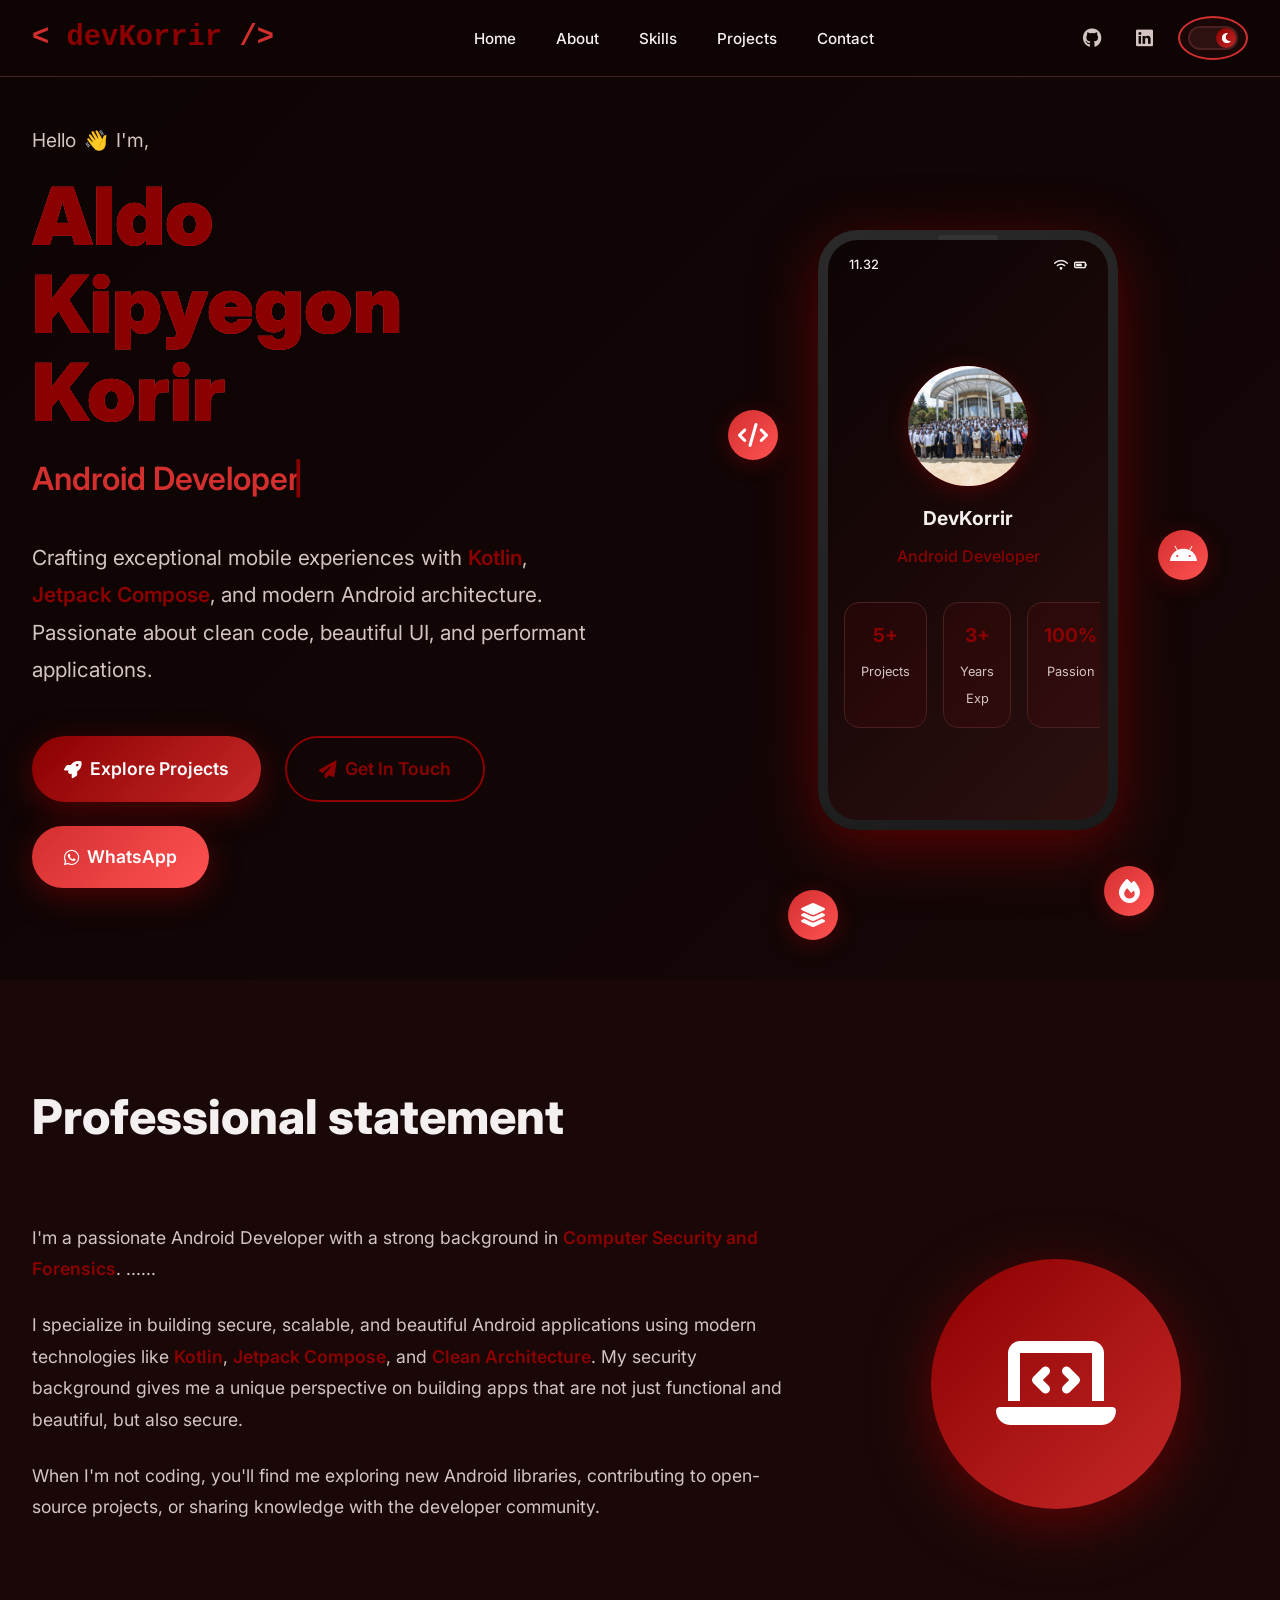
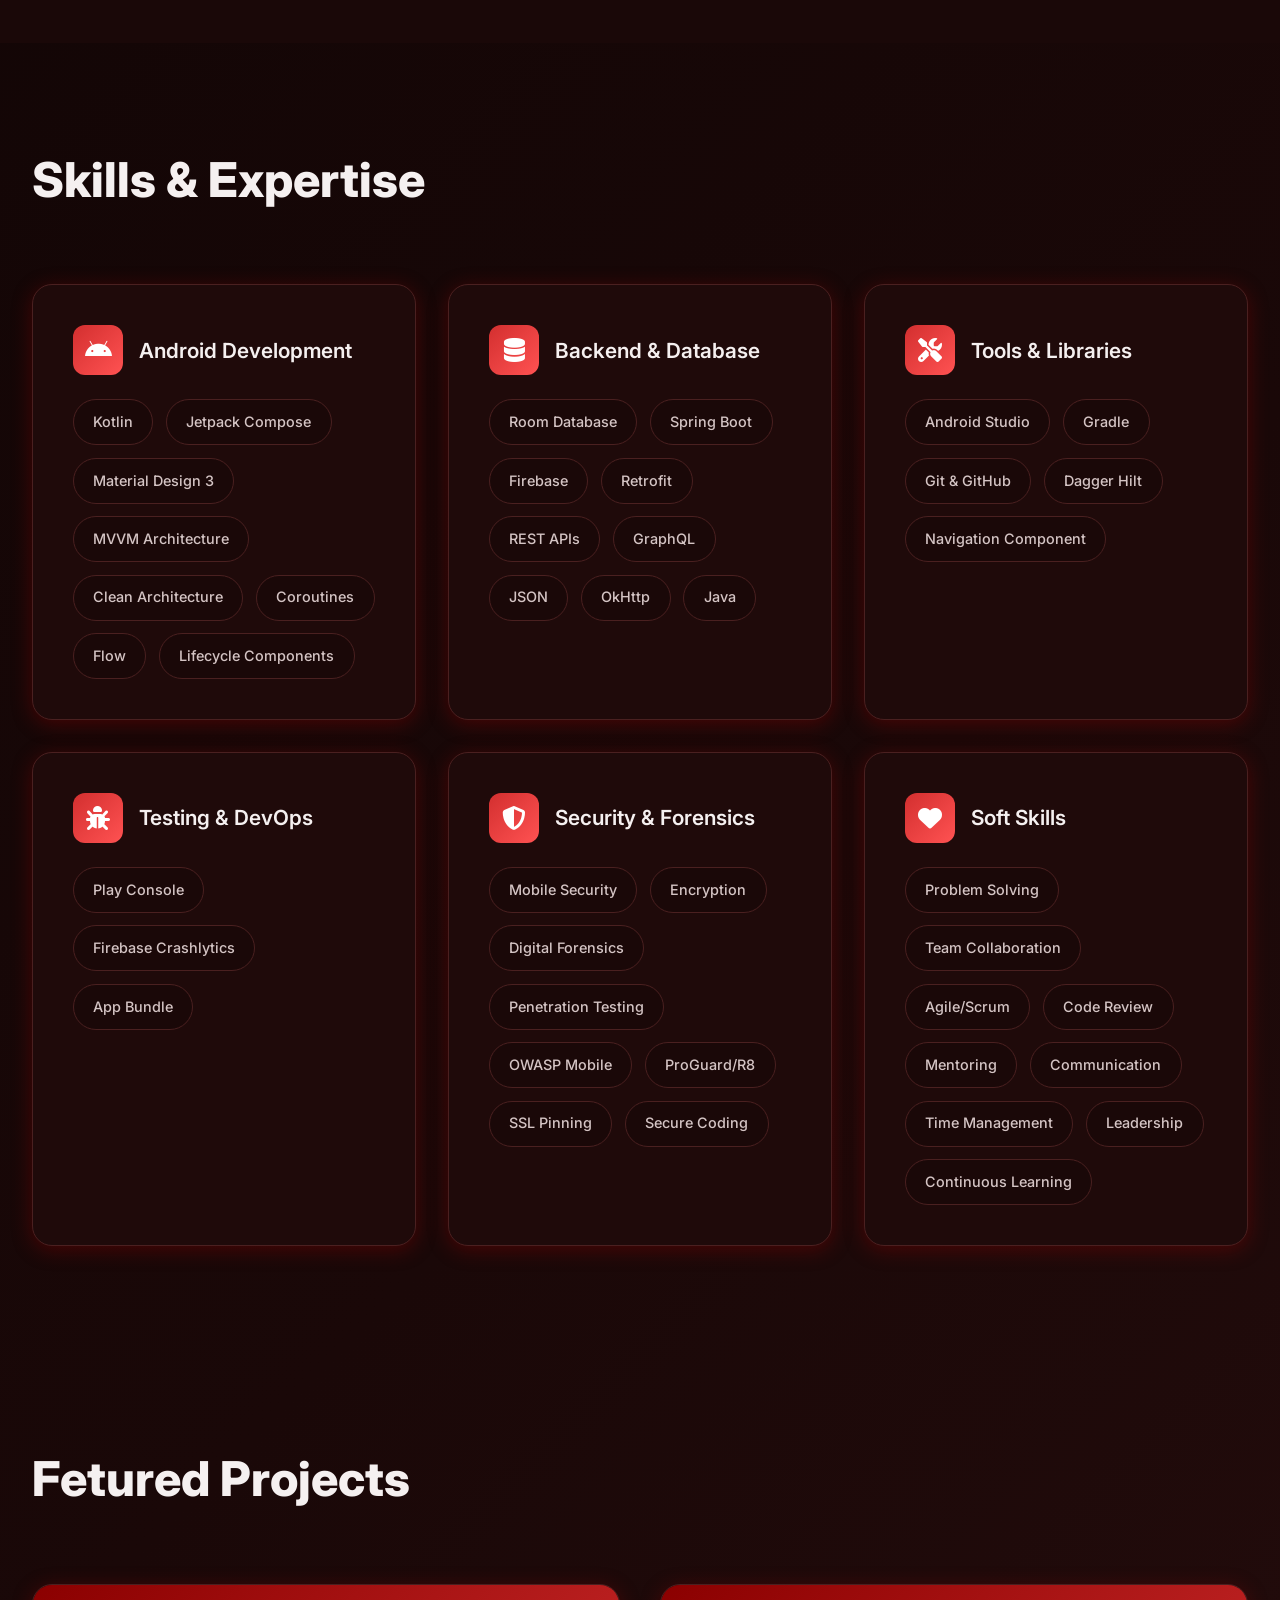
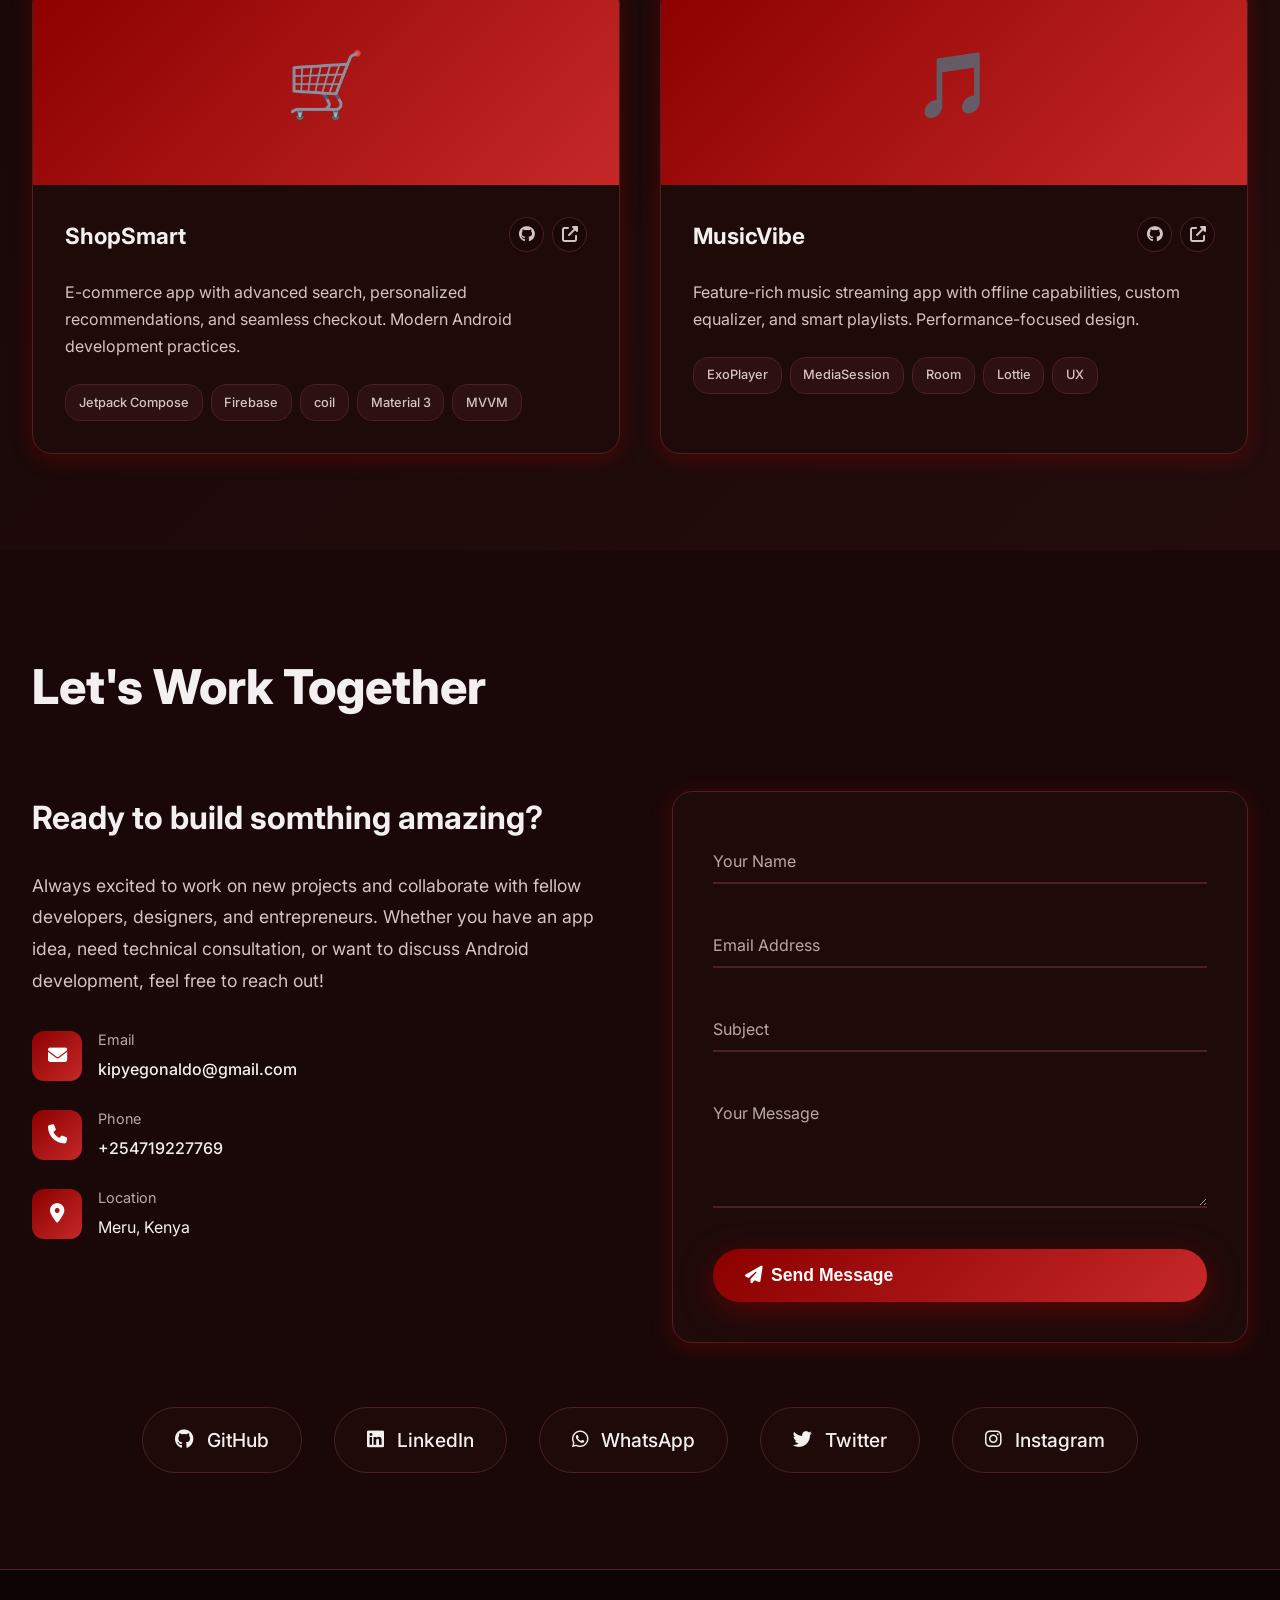
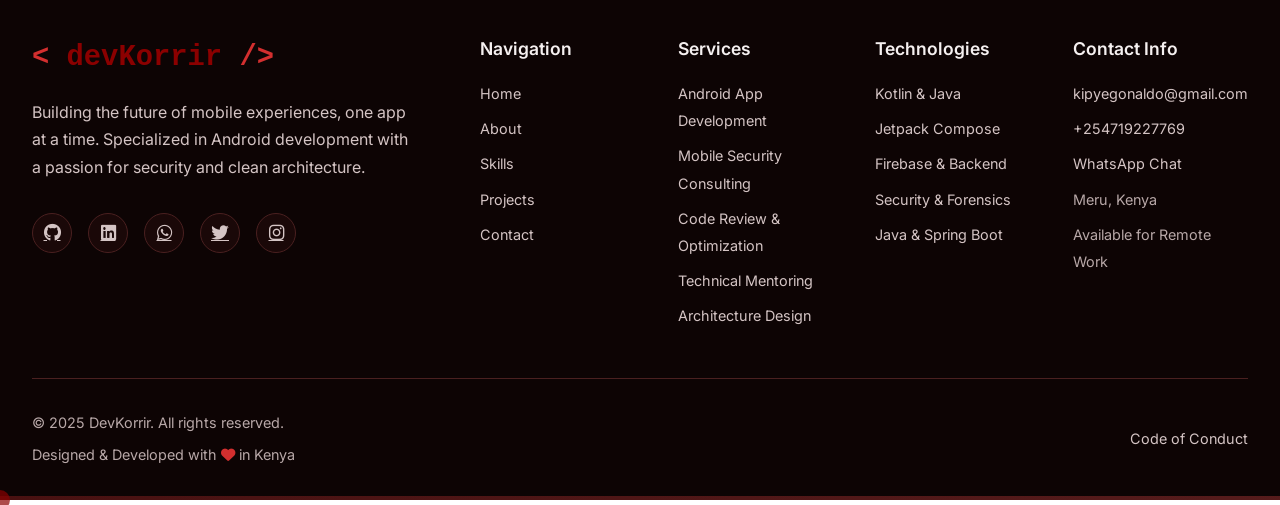
<file: html/index.html>
<!DOCTYPE html>
<html lang="en">
<head>
    <meta charset="UTF-8">
    <meta name="viewport" content="width=device-width, initial-scale=1.0">
    <title>Aldo Software Portfolio</title>
    <link rel="stylesheet" href="/css/styles.css">
    <link href="https://cdnjs.cloudflare.com/ajax/libs/font-awesome/6.4.0/css/all.min.css" rel="stylesheet">
    <link href="https://fonts.googleapis.com/css2?family=Inter:wght@300;400;500;600;700;800;900&display=swap" rel="stylesheet">
</head>

<body>

    <!-- Header -->
    <header>
        <nav>
            <a href="#" class="logo">
                <span class="logo-bracket">&lt;</span>
                devKorrir
                <span class="logo-bracket">/&gt;</span>
            </a>

            <ul class="nav-links">
                <li><a href="#home" data-text="Home">Home</a></li>
                <li><a href="#about" data-text="About">About</a></li>
                <li><a href="#skills" data-text="Skills">Skills</a></li>
                <li><a href="#projects" data-text="Projects">Projects</a></li>
                <li><a href="#contact" data-text="Contact">Contact</a></li>
            </ul>

            <div class="header-actions">
                <a href="https://github.com/DevKorrir/" class="social-link" target="_blank">
                    <i class="fab fa-github"></i>
                </a>

                <a href="https://www.linkedin.com/in/aldo-korir-kipyegon/" class="social-link" target="_blank">
                    <i class="fab fa-linkedin"></i>
                </a>

                <button class="theme-toggle" onclick="toggleTheme()">
                    <div class="toggle-track">
                        <div class="toggle-thumb">
                            <i class="fas fa-sun sun-icon"></i>
                            <i class="fas fa-moon moon-icon"></i>
                        </div>
                    </div>
                </button>

            </div>
            <div class="mobile-menu-toggle">
                <span></span>
                <span></span>
                <span></span>
            </div>


        </nav>
    </header>


    <!-- Main Content -->
     <main>
        <!--hero section-->
        <section id="home" class="hero">
            <div class="container">
                <div class="hero-content">
                    <div class="hero-text">
                        <div class="greeting">

                            <span>Hello</span>
                            <span class="wave"> 👋 </span>
                            <span> I'm,</span>
                        </div>

                        <h1 class="glitch" data-text="Aldo Kipyegon Korir">Aldo Kipyegon Korir</h1>
                        <h2 class="role-text">
                            <span class="typing-animation">Mobile Developer</span>
                        </h2>
                        <p class="hero-description">
                            Crafting exceptional mobile experiences with <strong>Kotlin</strong>, 
                            <strong>Jetpack Compose</strong>, and modern Android architecture. 
                            Passionate about clean code, beautiful UI, and performant applications.
                        </p>
                        <div class="cta-buttons">
                            <a href="#projects" class="btn btn-primary">
                                <span class="btn-text">
                                    <i class="fas fa-rocket"></i>
                                    Explore Projects
                                </span>
                            </a>

                             <a href="#contact" class="btn btn-secondary">
                                <span class="btn-text">
                                    <i class="fas fa-paper-plane"></i>
                                    Get In Touch
                                </span>
                                <div class="btn-ripple"></div>
                            </a>

                            <a href="https://wa.me/+254719227769" class="btn btn-whatsapp" target="_blank">
                                <span class="btn-text">
                                    <i class="fab fa-whatsapp"></i>
                                    WhatsApp
                                </span>
                                <div class="btn-ripple"></div>
                            </a>
                        </div>

            
                        
                    </div>

                    <div class="hero-visual">
                        <div class="floating-device">
                            <div class="phone-mockup">
                                <div class="phone-screen">
                                    <div class="app-ui">
                                        <div class="status-bar">
                                            <span class="time">11.32</span>
                                            <div class="indicators">
                                                <i class="fas fa-wifi"></i>
                                                 <i class="fas fa-battery-three-quarters"></i>
                                            </div>
                                        </div>

                                        <div class="app-content">
                                            <div class="profile-section">
                                                <div class="avatar" id="avatar">
                                                     <img src="/res/4A7A7219.jpg" alt="kaimage">
                                                </div>
                                                <h3>DevKorrir</h3>
                                                <p>Android Developer</p>
                                            </div>

                                            <div class="stats-grid">
                                                <div class="stat">
                                                    <span class="number">5+</span>
                                                    <span class="label">Projects</span>
                                                </div>

                                                <div class="stat">
                                                    <span class="number">3+</span>
                                                    <span class="label">Years Exp</span>
                                                </div>
                                                
                                                <div class="stat">
                                                    <span class="number">100%</span>
                                                    <span class="label">Passion</span>
                                                </div>

                                            </div>
                                        </div>
                                    </div>
                                </div>
                            </div>

                              <div class="floating-elements">
                                <div class="float-icon kotlin"><i class="fas fa-code"></i></div>
                                <div class="float-icon android"><i class="fab fa-android"></i></div>
                                <div class="float-icon compose"><i class="fas fa-layer-group"></i></div>
                                <div class="float-icon firebase"><i class="fas fa-fire"></i></div>
                            </div>

                        </div>
                    </div>
                </div>
            </div>
        </section>

        <!-- About Section -->

        <section id="about" class="section about-section">
            <div class="container">
                <h2 class="section-title">
                    Professional statement
                </h2>
                <div class="about-content">
                    <div class="about-text">
                        <p>
                            I'm a passionate Android Developer with a strong background in 
                            <strong>Computer Security and Forensics</strong>. ......
                        </p>
                        <p>
                            I specialize in building secure, scalable, and beautiful Android applications 
                            using modern technologies like <strong>Kotlin</strong>, <strong>Jetpack Compose</strong>, 
                            and <strong>Clean Architecture</strong>. My security background gives me a unique 
                            perspective on building apps that are not just functional and beautiful, but also secure.
                        </p>
                        <p>
                            When I'm not coding, you'll find me exploring new Android libraries, 
                            contributing to open-source projects, or sharing knowledge with the developer community.
                        </p>
                    </div>
                    <div class="about-image">
                        <div class="image-container">
                            <div class="dev-illustration">
                                <i class="fas fa-laptop-code"></i>
                            </div>
                        </div>
                    </div>
                </div>
            </div>
        </section>

         <!-- Skills Section -->

         <section id="skills" class="section skills-section">
            <div class="container">
                <h2 class="section-title">Skills & Expertise</h2>

                <div class="skills-grid">
                    <div class="skill-category" data-category="android">
                        <div class="category-header">
                            <div class="category-icon">
                                <i class="fab fa-android"></i>
                            </div>
                            <h3 >Android Development</h3>
                        </div>
                        <div class="skill-tags">
                            <span class="skill-tag">Kotlin</span>
                            <span class="skill-tag">Jetpack Compose</span>
                            <span class="skill-tag">Material Design 3</span>
                            <span class="skill-tag">MVVM Architecture</span>
                            <span class="skill-tag">Clean Architecture</span>
                            <span class="skill-tag">Coroutines</span>
                            <span class="skill-tag">Flow</span>
                            <span class="skill-tag">Lifecycle Components</span>
                        </div>
                    </div>

                     <div class="skill-category" data-category="backend">
                        <div class="category-header">
                            <div class="category-icon">
                                <i class="fas fa-database"></i>
                            </div>
                            <h3>Backend & Database</h3>
                        </div>
                        <div class="skill-tags">
                            <span class="skill-tag">Room Database</span>
                            <span class="skill-tag">Spring Boot</span>
                            <span class="skill-tag">Firebase</span>
                            <span class="skill-tag">Retrofit</span>
                            <span class="skill-tag">REST APIs</span>
                            <span class="skill-tag">GraphQL</span>
                            <span class="skill-tag">JSON</span>
                            <span class="skill-tag">OkHttp</span>
                            <span class="skill-tag">Java</span>
                        </div>
                    </div>

                    <div class="skill-category" data-category="tools">
                        <div class="category-header">
                            <div class="category-icon">
                                <i class="fas fa-tools"></i>
                            </div>
                            <h3>Tools & Libraries</h3>
                        </div>
                        <div class="skill-tags">
                            <span class="skill-tag">Android Studio</span>
                            <span class="skill-tag">Gradle</span>
                            <span class="skill-tag">Git & GitHub</span>
                            <span class="skill-tag">Dagger Hilt</span>
                            <span class="skill-tag">Navigation Component</span>
                            
                        </div>
                    </div>

                    <div class="skill-category" data-category="testing">
                        <div class="category-header">
                            <div class="category-icon">
                                <i class="fas fa-bug"></i>
                            </div>
                            <h3>Testing & DevOps</h3>
                        </div>
                        <div class="skill-tags">
                        
                            <span class="skill-tag">Play Console</span>
                            <span class="skill-tag">Firebase Crashlytics</span>
                            <span class="skill-tag">App Bundle</span>
                        </div>
                    </div>

                    <div class="skill-category" data-category="security">
                        <div class="category-header">
                            <div class="category-icon">
                                <i class="fas fa-shield-alt"></i>
                            </div>
                            <h3>Security & Forensics</h3>
                        </div>
                        <div class="skill-tags">
                            <span class="skill-tag">Mobile Security</span>
                            <span class="skill-tag">Encryption</span>
                            <span class="skill-tag">Digital Forensics</span>
                            <span class="skill-tag">Penetration Testing</span>
                            <span class="skill-tag">OWASP Mobile</span>
                            <span class="skill-tag">ProGuard/R8</span>
                            <span class="skill-tag">SSL Pinning</span>
                            <span class="skill-tag">Secure Coding</span>
                        </div>
                    </div>

                    <div class="skill-category" data-category="soft">
                        <div class="category-header">
                            <div class="category-icon">
                                <i class="fas fa-heart"></i>
                            </div>
                            <h3>Soft Skills</h3>
                        </div>
                        <div class="skill-tags">
                            <span class="skill-tag">Problem Solving</span>
                            <span class="skill-tag">Team Collaboration</span>
                            <span class="skill-tag">Agile/Scrum</span>
                            <span class="skill-tag">Code Review</span>
                            <span class="skill-tag">Mentoring</span>
                            <span class="skill-tag">Communication</span>
                            <span class="skill-tag">Time Management</span>
                            <span class="skill-tag">Leadership</span>
                            <span class="skill-tag">Continuous Learning</span>
                        </div>
                    </div>



                </div>
            </div>
         </section>

          <!-- Projects Section -->

          <section id="projects" class="section project-section">
            <div class="container">
                <h2 class="section-title">
                    Fetured Projects
                </h2>
                <div class="projects-grid">

                    <div class="project-card" data-project="1">
                        <div class="project-image">
                            <div class="project-icon">🛒</div>
                            <div class="project-overlay">
                                <div class="overlay-content">
                                    <h4>Bongesha</h4>
                                    <p>E-commerce App</p>
                                </div>
                            </div>
                        </div>
                        <div class="project-content">
                            <div class="project-header">
                                <h3>ShopSmart</h3>
                                <div class="project-links">
                                    <a href="https://github.com/DevKorrir/BongeshaApp1" target="_blank">
                                        <i class="fab fa-github"></i>
                                    </a>
                                    <a href="#" target="_blank">
                                        <i class="fas fa-external-link-alt"></i>
                                    </a>
                                </div>
                            </div>
                            <p>E-commerce app with advanced search, personalized recommendations, and seamless checkout. Modern Android development practices.</p>
                            <div class="project-tech">
                                <span class="tech-tag">Jetpack Compose</span>
                                <span class="tech-tag">Firebase</span>
                                <span class="tech-tag">coil</span>
                                <span class="tech-tag">Material 3</span>
                                <span class="tech-tag">MVVM</span>
                            </div>
                        </div>
                    </div>

                      <div class="project-card" data-project="5">
                        <div class="project-image">
                            <div class="project-icon">🎵</div>
                            <div class="project-overlay">
                                <div class="overlay-content">
                                    <h4>MusicVibe</h4>
                                    <p>Music Streaming</p>
                                </div>
                            </div>
                        </div>
                        <div class="project-content">
                            <div class="project-header">
                                <h3>MusicVibe</h3>
                                <div class="project-links">
                                    <a href="https://github.com/devkorryr/musicvibe" target="_blank">
                                        <i class="fab fa-github"></i>
                                    </a>
                                    <a href="#" target="_blank">
                                        <i class="fas fa-external-link-alt"></i>
                                    </a>
                                </div>
                            </div>
                            <p>Feature-rich music streaming app with offline capabilities, custom equalizer, and smart playlists. Performance-focused design.</p>
                            <div class="project-tech">
                                <span class="tech-tag">ExoPlayer</span>
                                <span class="tech-tag">MediaSession</span>
                                <span class="tech-tag">Room</span>
                                <span class="tech-tag">Lottie</span>
                                <span class="tech-tag">UX</span>
                            </div>
                        </div>
                    </div>

                </div>
            </div>
          </section>

          <!-- Contact Section -->
           <section id="contact" class="section contact-section">
            <div class="container">
                <h2 class="section-title">
                    Let's Work Together
                </h2>
                <div class="contact-content">
                    <div class="contact-info">
                        <h3>Ready to build somthing amazing?</h3>
                        <p>
                            Always excited to work on new projects and collaborate with 
                            fellow developers, designers, and entrepreneurs. Whether you have 
                            an app idea, need technical consultation, or want to discuss 
                            Android development, feel free to reach out!
                        </p>
                        <div class="contact-details">

                            <div class="contact-item">
                                <div class="contact-icon">
                                    <i class="fas fa-envelope"></i>
                                </div>
                                <div class="contact-text">
                                    <span class="label">Email</span>
                                    <a href="mailto.kipyegonaldo@gmail.com">kipyegonaldo@gmail.com</a>

                                </div>
                            </div>

                            <div class="contact-item">
                                <div class="contact-icon">
                                    <i class="fas fa-phone"></i>
                                </div>
                                <div class="contact-text">
                                    <span class="label">Phone</span>
                                    <a href="tel:+254719227769">+254719227769</a>
                                </div>
                            </div>

                             <div class="contact-item">
                                <div class="contact-icon">
                                    <i class="fas fa-map-marker-alt"></i>
                                </div>
                                <div class="contact-text">
                                    <span class="label">Location</span>
                                    <span>Meru, Kenya</span>
                                </div>
                            </div>
                        </div>
                    </div>

                     <div class="contact-form-container">
                        <form class="contact-form" id="contactForm">
                            <div class="form-group">
                                <input type="text" id="name" name="name" required>
                                <label for="name">Your Name</label>
                                <span class="form-line"></span>
                            </div>
                            <div class="form-group">
                                <input type="email" id="email" name="email" required>
                                <label for="email">Email Address</label>
                                <span class="form-line"></span>
                            </div>
                            <div class="form-group">
                                <input type="text" id="subject" name="subject" required>
                                <label for="subject">Subject</label>
                                <span class="form-line"></span>
                            </div>
                            <div class="form-group">
                                <textarea id="message" name="message" rows="5" required></textarea>
                                <label for="message">Your Message</label>
                                <span class="form-line"></span>
                            </div>
                            <button type="submit" class="btn btn-primary">
                                <span class="btn-text">
                                    <i class="fas fa-paper-plane"></i>
                                    Send Message
                                </span>
                                <div class="btn-ripple"></div>
                            </button>
                        </form>
                    </div>
                </div>

                 <div class="social-links">
                    <a href="https://github.com/DevKorrir" target="_blank" class="social-link github">
                        <i class="fab fa-github"></i>
                        <span>GitHub</span>
                    </a>
                    <a href="https://www.linkedin.com/in/aldo-korir-kipyegon/" target="_blank" class="social-link linkedin">
                        <i class="fab fa-linkedin"></i>
                        <span>LinkedIn</span>
                    </a>
                    <a href="https://wa.me/+254719227769" target="_blank" class="social-link whatsapp">
                        <i class="fab fa-whatsapp"></i>
                        <span>WhatsApp</span>
                    </a>
                    <a href="https://twitte" target="_blank" class="social-link twitter">
                        <i class="fab fa-twitter"></i>
                        <span>Twitter</span>
                    </a>
                    <a href="https://insta" target="_blank" class="social-link instagram">
                        <i class="fab fa-instagram"></i>
                        <span>Instagram</span>
                    </a>
                </div>
            </div>
        </section>
     </main>

      <!-- Footer -->
    <footer class="footer">
        <div class="container">
            <div class="footer-content">
                <div class="footer-main">
                    <div class="footer-brand">
                        <a href="#" class="footer-logo">
                            <span class="logo-bracket">&lt;</span>
                            devKorrir
                            <span class="logo-bracket">/&gt;</span>
                        </a>
                        <p>
                            Building the future of mobile experiences, one app at a time. 
                            Specialized in Android development with a passion for security and clean architecture.
                        </p>
                        <div class="footer-social">
                            <a href="https://github.com/DevKorrir" target="_blank" aria-label="GitHub">
                                <i class="fab fa-github"></i>
                            </a>
                            <a href="https://www.linkedin.com/in/aldo-korir-kipyegon/" target="_blank" aria-label="LinkedIn">
                                <i class="fab fa-linkedin"></i>
                            </a>
                            <a href="https://wa.me/+254719227769" target="_blank" aria-label="WhatsApp">
                                <i class="fab fa-whatsapp"></i>
                            </a>
                            <a href="https://twitter" target="_blank" aria-label="Twitter">
                                <i class="fab fa-twitter"></i>
                            </a>
                            <a href="https://ins" target="_blank" aria-label="Instagram">
                                <i class="fab fa-instagram"></i>
                            </a>
                        </div>
                    </div>
                    <div class="footer-links">
                        <div class="footer-column">
                            <h4>Navigation</h4>
                            <ul>
                                <li><a href="#home">Home</a></li>
                                <li><a href="#about">About</a></li>
                                <li><a href="#skills">Skills</a></li>
                                <li><a href="#projects">Projects</a></li>
                                <li><a href="#contact">Contact</a></li>
                            </ul>
                        </div>
                        <div class="footer-column">
                            <h4>Services</h4>
                            <ul>
                                <li><a href="#">Android App Development</a></li>
                                <li><a href="#">Mobile Security Consulting</a></li>
                                <li><a href="#">Code Review & Optimization</a></li>
                                <li><a href="#">Technical Mentoring</a></li>
                                <li><a href="#">Architecture Design</a></li>
                            </ul>
                        </div>
                        <div class="footer-column">
                            <h4>Technologies</h4>
                            <ul>
                                <li><a href="#">Kotlin & Java</a></li>
                                <li><a href="#">Jetpack Compose</a></li>
                                <li><a href="#">Firebase & Backend</a></li>
                                <li><a href="#">Security & Forensics</a></li>
                                <li><a href="#">Java & Spring Boot</a></li>
                            </ul>
                        </div>
                        <div class="footer-column">
                            <h4>Contact Info</h4>
                            <ul>
                                <li><a href="mailto:kipyegonaldo@gmail.com">kipyegonaldo@gmail.com</a></li>
                                <li><a href="tel:+254719227769">+254719227769</a></li>
                                <li><a href="https://wa.me/+254719227769">WhatsApp Chat</a></li>
                                <li><span>Meru, Kenya</span></li>
                                <li><span>Available for Remote Work</span></li>
                            </ul>
                        </div>
                    </div>
                </div>
                <div class="footer-bottom">
                    <div class="footer-bottom-content">
                        <p>&copy; 2025 DevKorrir. All rights reserved.</p>
                        <p>Designed & Developed with <i class="fas fa-heart"></i> in Kenya</p>
                    </div>
                    <div class="footer-bottom-links">
                        <a href="#" class="footer-link">Code of Conduct</a>
                    </div>
                </div>
            </div>
        </div>
        <div class="footer-animation">
            <div class="footer-wave"></div>
        </div>
    </footer>

    <!-- Back to Top Button -->
    <button class="back-to-top" id="backToTop">
        <i class="fas fa-chevron-up"></i>
    </button>

    <!-- Loading Screen -->
    <div class="loading-screen" id="loadingScreen">
        <div class="loading-content">
            <div class="loading-logo">
                <span class="logo-bracket">&lt;</span>
                devKorrir
                <span class="logo-bracket">/&gt;</span>
            </div>
            <div class="loading-bar">
                <div class="loading-progress"></div>
            </div>
            <p class="loading-text">Loading devKorrir portfolio...</p>
        </div>
    </div>

    <script  src="/js/script.js"></script>


</body>


</html>
</file>
<file: css/styles.css>
/* CSS Reset and Base Styles */
* {
    margin: 0;
    padding: 0;
    box-sizing: border-box;
}

/* Color Scheme - Burgundy Wine Theme */
:root {
    /* Primary Wine Colors - Enhanced */
    --primary-color: #8B0000; /* Dark Red/Burgundy */
    --primary-light: #B71C1C; /* Slightly lighter burgundy */
    --primary-dark: #4A0000; /* Deep wine */
    --secondary-color: #C62828; /* Rich red */
    --accent-color: #D32F2F; /* Vibrant red */
    --accent-light: #FF5252; /* Coral red */
    
    /* Complementary Colors */
    --gold-accent: #FFB300; /* Warm gold */
    --rose-gold: #E8B4B8; /* Rose gold for subtle highlights */
    --wine-mist: #F8E8E9; /* Very light wine tint */
    
    /* Light Theme - Warm Minimalism */
    --text-primary: #2C1810; /* Warm dark brown instead of black */
    --text-secondary: #5D4E37; /* Coffee brown */
    --text-muted: #8B7355; /* Warm gray-brown */
    
    /* Light backgrounds with wine undertones */
    --bg-primary: #FFFBFB; /* Slightly warm white */
    --bg-secondary: #FDF5F5; /* Very light wine tint */
    --bg-tertiary: #F9EEEE; /* Soft wine blush */
    --card-bg: #FFFFFF;
    --border-color: #E8DCDC; /* Warm border */
    
    /* Enhanced shadows with wine tint */
    --shadow-light: 0 4px 20px rgba(139, 0, 0, 0.08);
    --shadow-medium: 0 8px 30px rgba(139, 0, 0, 0.12);
    --shadow-heavy: 0 15px 60px rgba(139, 0, 0, 0.18);
    --shadow-glow: 0 0 40px rgba(211, 47, 47, 0.15);
    
    /* Enhanced Gradients */
    --gradient-primary: linear-gradient(135deg, var(--primary-color) 0%, var(--secondary-color) 100%);
    --gradient-accent: linear-gradient(135deg, var(--accent-color) 0%, var(--accent-light) 100%);
    --gradient-gold: linear-gradient(135deg, var(--gold-accent) 0%, #FFD54F 100%);
    --gradient-rose: linear-gradient(135deg, var(--rose-gold) 0%, #FFCDD2 100%);
    --gradient-background: linear-gradient(135deg, var(--bg-primary) 0%, var(--bg-secondary) 50%, var(--bg-tertiary) 100%);
    
    /* Glass morphism effects */
    --glass-bg: rgba(255, 255, 255, 0.25);
    --glass-border: rgba(255, 255, 255, 0.18);
    --glass-shadow: 0 8px 32px 0 rgba(31, 38, 135, 0.37);
}

/* Enhanced Dark Theme - Deep Wine Luxury */
[data-theme="dark"] {
    /* Dark theme text colors */
    --text-primary: #F5F0F0; /* Warm white */
    --text-secondary: #D4C4C4; /* Warm light gray */
    --text-muted: #B8A8A8; /* Muted warm gray */
    
    /* Dark wine backgrounds */
    --bg-primary: #0D0404; /* Deep wine black */
    --bg-secondary: #1A0808; /* Dark wine */
    --bg-tertiary: #2D1010; /* Medium wine */
    --card-bg: #1F0A0A; /* Wine card background */
    --border-color: #4A2020; /* Wine border */
    
    /* Dark theme shadows with wine glow */
    --shadow-light: 0 4px 20px rgba(139, 0, 0, 0.4);
    --shadow-medium: 0 8px 30px rgba(139, 0, 0, 0.5);
    --shadow-heavy: 0 15px 60px rgba(139, 0, 0, 0.6);
    --shadow-glow: 0 0 40px rgba(211, 47, 47, 0.3);
    
    /* Dark theme gradients */
    --gradient-background: linear-gradient(135deg, var(--bg-primary) 0%, var(--bg-secondary) 50%, var(--bg-tertiary) 100%);
    
    /* Dark glass effects */
    --glass-bg: rgba(139, 0, 0, 0.15);
    --glass-border: rgba(211, 47, 47, 0.2);
    --glass-shadow: 0 8px 32px 0 rgba(0, 0, 0, 0.5);
}

/* Special Color Variations for Different Elements */
:root {
    /* Interactive states */
    --hover-primary: #A50000;
    --hover-secondary: #E53935;
    --hover-gold: #FFC107;
    
    /* Status colors with wine harmony */
    --success-color: #4CAF50;
    --warning-color: #FF9800;
    --error-color: #F44336;
    --info-color: #2196F3;
    
    /* Semantic colors for dark theme */
    --success-dark: #66BB6A;
    --warning-dark: #FFB74D;
    --error-dark: #EF5350;
    --info-dark: #42A5F5;
}

[data-theme="dark"] {
    --hover-primary: #C62828;
    --hover-secondary: #FF5252;
    --hover-gold: #FFD54F;
}

/* Typography */
@import url('https://fonts.googleapis.com/css2?family=Inter:wght@300;400;500;600;700;800;900&family=JetBrains+Mono:wght@400;500;600&display=swap');

body {
    font-family: 'Inter', -apple-system, BlinkMacSystemFont, 'Segoe UI', Roboto, sans-serif;
    line-height: 1.7;
    color: var(--text-primary);
    background: var(--gradient-background);
    overflow-x: hidden;
    transition: all 0.3s cubic-bezier(0.4, 0, 0.2, 1);
}

/* Smooth scrolling */
html {
    scroll-behavior: smooth;
}

/* Custom scrollbar */
::-webkit-scrollbar {
    width: 8px;
}

::-webkit-scrollbar-track {
    background: var(--bg-secondary);
    border-radius: 4px;
}

::-webkit-scrollbar-thumb {
    background: var(--gradient-primary);
    border-radius: 4px;
}

::-webkit-scrollbar-thumb:hover {
    background: var(--primary-dark);
}

/* Loading Screen */
.loading-screen {
    position: fixed;
    top: 0;
    left: 0;
    width: 100%;
    height: 100vh;
    background: var(--gradient-background);
    display: flex;
    align-items: center;
    justify-content: center;
    z-index: 9999;
    transition: opacity 0.5s ease, visibility 0.5s ease;
}

.loading-screen.hidden {
    opacity: 0;
    visibility: hidden;
}

.loading-content {
    text-align: center;
    animation: pulse 2s ease-in-out infinite;
}

.loading-logo {
    font-size: 2.5rem;
    font-weight: 800;
    color: var(--primary-color);
    margin-bottom: 2rem;
    font-family: 'JetBrains Mono', monospace;
}

.logo-bracket {
    color: var(--accent-color);
}

.loading-bar {
    width: 300px;
    height: 4px;
    background: var(--bg-tertiary);
    border-radius: 2px;
    margin: 1rem auto;
    overflow: hidden;
}

.loading-progress {
    height: 100%;
    background: var(--gradient-primary);
    border-radius: 2px;
    animation: loading 2s ease-in-out infinite;
}

.loading-text {
    color: var(--text-secondary);
    font-size: 0.9rem;
    margin-top: 1rem;
}

@keyframes loading {
    0% { transform: translateX(-100%); }
    50% { transform: translateX(0%); }
    100% { transform: translateX(100%); }
}

@keyframes pulse {
    0%, 100% { transform: scale(1); }
    50% { transform: scale(1.05); }
}

/* bg animation */

/* Header */
header {
    position: fixed;
    top: 0;
    width: 100%;
    background: rgba(254, 254, 254, 0.9);
    backdrop-filter: blur(20px);
    border-bottom: 1px solid var(--border-color);
    z-index: 1000;
    padding: 0.8rem 0;
    transition: all 0.3s cubic-bezier(0.4, 0, 0.2, 1);
}

[data-theme="dark"] header {
    background: rgba(15, 5, 5, 0.9);
}

header.scrolled {
    padding: 0.5rem 0;
    box-shadow: var(--shadow-light);
}

nav {
    max-width: 1400px;
    margin: 0 auto;
    display: flex;
    justify-content: space-between;
    align-items: center;
    padding: 0 2rem;
}

.logo {
    font-size: 1.8rem;
    font-weight: 800;
    color: var(--primary-color);
    text-decoration: none;
    font-family: 'JetBrains Mono', monospace;
    transition: all 0.3s ease;
    position: relative;
    z-index: 1;
}

.logo:hover {
    transform: scale(1.05);
    color: var(--accent-color);
}

.logo-bracket {
    color: var(--accent-color);
    font-weight: 600;
}

.nav-links {
    display: flex;
    list-style: none;
    gap: 2.5rem;
    align-items: center;
}

.nav-links a {
    color: var(--text-primary);
    text-decoration: none;
    font-weight: 500;
    font-size: 0.95rem;
    transition: all 0.3s ease;
    position: relative;
    padding: 0.5rem 0;
}

.nav-links a::before {
    content: attr(data-text);
    position: absolute;
    top: 50%;
    left: 50%;
    transform: translate(-50%, -50%);
    color: var(--primary-color);
    font-weight: 600;
    opacity: 0;
    transition: all 0.3s ease;
}

.nav-links a:hover::before {
    opacity: 1;
}

.nav-links a:hover {
    color: transparent;
}

.nav-links a::after {
    content: '';
    position: absolute;
    bottom: 0;
    left: 50%;
    transform: translateX(-50%);
    width: 0;
    height: 2px;
    background: var(--gradient-primary);
    transition: width 0.3s ease;
}

.nav-links a:hover::after {
    width: 100%;
}

.header-actions {
    display: flex;
    align-items: center;
    gap: 1rem;
}

.social-link {
    color: var(--text-secondary);
    font-size: 1.2rem;
    transition: all 0.3s ease;
    padding: 0.5rem;
    border-radius: 50%;
    background: transparent;
    border: 1px solid transparent;
}

.social-link:hover {
    color: var(--primary-color);
    background: var(--bg-secondary);
    border-color: var(--border-color);
    transform: translateY(-2px);
}

/* Theme Toggle */
.theme-toggle {
  background: var(--bg-secondary);
  border: 2px solid var(--accent-color);
  border-radius: 50%;
  cursor: pointer;
  padding: 0.5rem;
  transition: background 0.3s, transform 0.2s;
  display: flex;
  align-items: center;
  justify-content: center;
}

.theme-toggle:hover {
  background: var(--accent-color);
  color: #fff;
}

.theme-toggle:active {
  transform: scale(0.9);
}


.toggle-track {
    width: 50px;
    height: 24px;
    background: var(--bg-tertiary);
    border-radius: 12px;
    border: 2px solid var(--border-color);
    position: relative;
    transition: all 0.3s ease;
}

.toggle-thumb {
    width: 20px;
    height: 20px;
    background: var(--gradient-primary);
    border-radius: 50%;
    position: absolute;
    top: 50%;
    left: 2px;
    transform: translateY(-50%);
    transition: all 0.3s cubic-bezier(0.4, 0, 0.2, 1);
    display: flex;
    align-items: center;
    justify-content: center;
    font-size: 0.7rem;
    color: white;
}

[data-theme="dark"] .toggle-thumb {
    left: 26px;
}

.theme-toggle {
    cursor: pointer;
} 

/* Smooth transition for theme changes */
body, .toggle-track, .toggle-thumb, .theme-toggle i {
    transition: background-color 0.4s ease, color 0.4s ease, transform 0.3s ease;
}



.sun-icon, .moon-icon {
    position: absolute;
    transition: all 0.3s ease;
}

.sun-icon {
    opacity: 1;
}

[data-theme="dark"] .sun-icon {
    opacity: 0;
}

.moon-icon {
    opacity: 0;
}

[data-theme="dark"] .moon-icon {
    opacity: 1;
}

.mobile-menu-toggle {
    display: none;
    flex-direction: column;
    cursor: pointer;
    gap: 5px;
    padding: 8px;
    z-index: 1001;
    background: transparent;
    border: none;
}

.mobile-menu-toggle span {
    width: 24px;
    height: 3px;
    background: var(--primary-color);
    border-radius: 2px;
    transition: all 0.3s ease;
    display: block;
}


/* Main Content */
main {
    padding-top: 80px;
}

.container {
    max-width: 1400px;
    margin: 0 auto;
    padding: 0 2rem;
}

.section {
    padding: 6rem 0;
    position: relative;
}

.section-title {
    font-size: 3rem;
    font-weight: 800;
    margin-bottom: 4rem;
    position: relative;
    color: var(--text-primary);
}

.section-number {
    font-family: 'JetBrains Mono', monospace;
    font-size: 1.2rem;
    color: var(--primary-color);
    font-weight: 600;
    margin-right: 1rem;
    position: relative;
}

.section-number::after {
    content: '';
    position: absolute;
    top: 50%;
    right: -2rem;
    width: 100px;
    height: 1px;
    background: var(--border-color);
    transform: translateY(-50%);
}

/* Hero Section */
.hero {
    min-height: 100vh;
    display: flex;
    align-items: center;
    position: relative;
    padding: 2rem 0;
}

.hero-content {
    display: grid;
    grid-template-columns: 1fr 1fr;
    gap: 6rem;
    align-items: center;
    width: 100%;
}

.hero-text {
    animation: slideInLeft 1s ease;
}

.greeting {
    display: flex;
    align-items: center;
    gap: 0.5rem;
    font-size: 1.2rem;
    color: var(--text-secondary);
    margin-bottom: 1rem;
}

.wave {
    display: inline-block;
    animation: wave 2s ease-in-out infinite;
}

@keyframes wave {
    0%, 100% { transform: rotate(0deg); }
    25% { transform: rotate(20deg); }
    75% { transform: rotate(-10deg); }
}

.hero h1 {
    font-size: 5rem;
    font-weight: 900;
    margin-bottom: 1rem;
    line-height: 1.1;
    position: relative;
}

.glitch {
    color: var(--primary-color);
    position: relative;
}

.glitch::before,
.glitch::after {
    content: attr(data-text);
    position: absolute;
    top: 0;
    left: 0;
    width: 100%;
    height: 100%;
}

.glitch::before {
    animation: glitch-1 2s infinite;
    color: var(--accent-color);
    z-index: -1;
}

.glitch::after {
    animation: glitch-2 2s infinite;
    color: var(--secondary-color);
    z-index: -2;
}

@keyframes glitch-1 {
    0%, 14%, 15%, 49%, 50%, 99%, 100% {
        transform: translate(0);
    }
    15%, 49% {
        transform: translate(-2px, 2px);
    }
}

@keyframes glitch-2 {
    0%, 20%, 21%, 62%, 63%, 99%, 100% {
        transform: translate(0);
    }
    21%, 62% {
        transform: translate(2px, -2px);
    }
}

.role-text {
    font-size: 2rem;
    color: var(--accent-color);
    font-weight: 600;
    margin-bottom: 2rem;
    position: relative;
    overflow: hidden;
}

.typing-animation {
    position: relative;
}

.typing-animation::after {
    content: '|';
    position: absolute;
    right: -5px;
    color: var(--primary-color);
    animation: blink 1s infinite;
}

@keyframes blink {
    0%, 50% { opacity: 1; }
    51%, 100% { opacity: 0; }
}

.hero-description {
    font-size: 1.3rem;
    color: var(--text-secondary);
    margin-bottom: 3rem;
    line-height: 1.8;
}

.hero-description strong {
    color: var(--primary-color);
    font-weight: 600;
}

.cta-buttons {
    display: flex;
    gap: 1.5rem;
    flex-wrap: wrap;
    margin-bottom: 3rem;
}

.btn {
    position: relative;
    padding: 1rem 2rem;
    border: none;
    border-radius: 50px;
    font-size: 1.1rem;
    font-weight: 600;
    cursor: pointer;
    text-decoration: none;
    display: inline-flex;
    align-items: center;
    gap: 0.5rem;
    overflow: hidden;
    transition: all 0.3s cubic-bezier(0.4, 0, 0.2, 1);
    z-index: 1;
}

.btn-text {
    position: relative;
    z-index: 2;
    display: flex;
    align-items: center;
    gap: 0.5rem;
}

.btn-ripple {
    position: absolute;
    top: 50%;
    left: 50%;
    width: 0;
    height: 0;
    border-radius: 50%;
    transform: translate(-50%, -50%);
    transition: all 0.6s ease;
    z-index: 1;
}

.btn:hover .btn-ripple {
    width: 300px;
    height: 300px;
}

.btn-primary {
    background: var(--gradient-primary);
    color: white;
    box-shadow: var(--shadow-medium);
}

.btn-primary:hover {
    transform: translateY(-3px);
    box-shadow: var(--shadow-heavy);
}

.btn-primary .btn-ripple {
    background: rgba(255, 255, 255, 0.1);
}

.btn-secondary {
    background: transparent;
    color: var(--primary-color);
    border: 2px solid var(--primary-color);
}

.btn-secondary:hover {
    background: var(--primary-color);
    color: white;
    transform: translateY(-3px);
}

.btn-secondary .btn-ripple {
    background: var(--primary-color);
}

.btn-whatsapp {
    background: var(--gradient-accent);
    color: white;
    box-shadow: var(--shadow-medium);
}

.btn-whatsapp:hover {
    transform: translateY(-3px);
    box-shadow: var(--shadow-heavy);
    background: linear-gradient(135deg, #25D366, #128C7E);
}

.btn-whatsapp .btn-ripple {
    background: rgba(255, 255, 255, 0.1);
}

.scroll-indicator {
    position: absolute;
    bottom: 2rem;
    left: 50%;
    transform: translateX(-50%);
    animation: bounce 2s infinite;
}

.scroll-arrow {
    color: var(--primary-color);
    font-size: 1.5rem;
    opacity: 0.7;
}

@keyframes bounce {
    0%, 20%, 50%, 80%, 100% { transform: translateX(-50%) translateY(0); }
    40% { transform: translateX(-50%) translateY(-10px); }
    60% { transform: translateX(-50%) translateY(-5px); }
}























/* Hero Visual */
.hero-visual {
    animation: slideInRight 1s ease;
    display: flex;
    justify-content: center;
    align-items: center;
    position: relative;
}

.floating-device {
    position: relative;
    animation: floatDevice 6s ease-in-out infinite;
}

@keyframes floatDevice {
    0%, 100% { transform: translateY(0px); }
    50% { transform: translateY(-20px); }
}

.phone-mockup {
    width: 300px;
    height: 600px;
    background: linear-gradient(145deg, #2a2a2a, #1a1a1a);
    border-radius: 40px;
    padding: 10px;
    box-shadow: var(--shadow-heavy);
    position: relative;
    overflow: hidden;
}

.phone-mockup::before {
    content: '';
    position: absolute;
    top: 5px;
    left: 50%;
    transform: translateX(-50%);
    width: 60px;
    height: 6px;
    background: #333;
    border-radius: 3px;
}

.phone-screen {
    width: 100%;
    height: 100%;
    background: var(--gradient-background);
    border-radius: 30px;
    overflow: hidden;
    position: relative;
}

.app-ui {
    height: 100%;
    padding: 0.5rem;
    display: flex;
    flex-direction: column;
    overflow: hidden;
}

.status-bar {
    display: flex;
    justify-content: space-between;
    align-items: center;
    padding: 0.4rem 0.8rem;
    font-size: 0.8rem;
    font-weight: 500;
    color: var(--text-primary);
    flex-shrink: 0;
}

 .time {
            animation: pulse 2s ease-in-out infinite;
        }

         @keyframes pulse {
            0%, 100% { opacity: 1; }
            50% { opacity: 0.7; }
        }

.indicators {
    display: flex;
    gap: 0.4rem;
    font-size: 0.7rem;
}

.app-content {
    flex: 1;
    display: flex;
    flex-direction: column;
    justify-content: center;
    align-items: center;
    text-align: center;
    padding: 0.5rem;
    overflow: hidden;
}

.profile-section {
    margin-bottom: 2rem;
}

.avatar {
    width: 120px;
    height: 120px;
    background: var(--gradient-primary);
    border-radius: 50%;
    display: flex;
    align-items: center;
    justify-content: center;
    font-size: 2rem;
    color: white;
    margin: 0 auto 1rem;
    box-shadow: var(--shadow-light);
}

.avatar img {
            width: 100%;
            height: 100%;
            object-fit: cover;
            border-radius: 50%;
        }

.profile-section h3 {
    font-size: 1.2rem;
    color: var(--text-primary);
    margin-bottom: 0.5rem;
}

.profile-section p {
    color: var(--primary-color);
    font-weight: 500;
}

.stats-grid {
    display: grid;
    grid-template-columns: repeat(3, 1fr);
    gap: 1rem;
    width: 100%;
}

.stat {
    text-align: center;
    padding: 1rem;
    background: rgba(139, 0, 0, 0.1);
    border-radius: 15px;
    border: 1px solid var(--border-color);
}

.stat .number {
    display: block;
    font-size: 1.2rem;
    font-weight: 700;
    color: var(--primary-color);
    margin-bottom: 0.3rem;
}

.stat .label {
    font-size: 0.8rem;
    color: var(--text-secondary);
}

/* Phone Navigation Bar */
.phone-nav-bar {
    display: flex;
    justify-content: center;
    align-items: center;
    gap: 2.5rem;
    padding: 0.8rem 1rem;
    margin-top: auto;
    background: rgba(0, 0, 0, 0.1);
    border-radius: 0 0 25px 25px;
}

.nav-btn {
    width: 36px;
    height: 36px;
    border: none;
    background: transparent;
    color: var(--text-secondary);
    cursor: pointer;
    display: flex;
    align-items: center;
    justify-content: center;
    font-size: 1rem;
    transition: all 0.2s ease;
    border-radius: 50%;
}

.nav-btn:hover {
    color: var(--text-primary);
    background: rgba(255, 255, 255, 0.1);
    transform: scale(1.1);
}

.nav-btn:active {
    transform: scale(0.95);
}

.nav-btn.back-btn i {
    font-size: 0.9rem;
}

.nav-btn.home-btn i {
    font-size: 1.1rem;
}

.nav-btn.recent-btn i {
    font-size: 0.85rem;
}

.floating-elements {
    position: absolute;
    width: 100%;
    height: 100%;
    pointer-events: none;
}

.float-icon {
    position: absolute;
    width: 50px;
    height: 50px;
    background: var(--gradient-accent);
    border-radius: 50%;
    display: flex;
    align-items: center;
    justify-content: center;
    color: white;
    font-size: 1.5rem;
    box-shadow: var(--shadow-light);
    animation: floatIcon 4s ease-in-out infinite;
}

.float-icon.kotlin {
    top: -70%;
    left: -30%;
    animation-delay: 0s;
}

.float-icon.android {
    top: -50%;
    right: -30%;
    animation-delay: 1s;
}

.float-icon.compose {
    top: 10%;
    left: -10%;
    animation-delay: 2s;
}

.float-icon.firebase {
    top: 6%;
    right: -12%;
    animation-delay: 3s;
}
@keyframes floatIcon {
    0%,100% { transform: translateY(0) }
    50% { transform: translateY(-10px) }
}


/* About Section */
.about-section {
    background: var(--bg-secondary);
    position: relative;
}

.about-content {
    display: grid;
    grid-template-columns: 2fr 1fr;
    gap: 4rem;
    align-items: center;
}

.about-text {
    font-size: 1.1rem;
    line-height: 1.8;
}

.about-text p {
    margin-bottom: 1.5rem;
    color: var(--text-secondary);
}

.about-text strong {
    color: var(--primary-color);
    font-weight: 600;
}

.about-image {
    display: flex;
    justify-content: center;
}

.image-container {
    position: relative;
    width: 250px;
    height: 250px;
    border-radius: 50%;
    background: var(--gradient-primary);
    display: flex;
    align-items: center;
    justify-content: center;
    box-shadow: var(--shadow-heavy);
    animation: rotate 20s linear infinite;
}

.dev-illustration {
    font-size: 6rem;
    color: white;
}

@keyframes rotate {
    from { transform: rotate(0deg); }
    to { transform: rotate(360deg); }
}


/* Skills Section */
.skills-grid {
    display: grid;
    grid-template-columns: repeat(auto-fit, minmax(350px, 1fr));
    gap: 2rem;
}

.skill-category {
    background: var(--card-bg);
    padding: 2.5rem;
    border-radius: 20px;
    box-shadow: var(--shadow-light);
    border: 1px solid var(--border-color);
    transition: all 0.3s cubic-bezier(0.4, 0, 0.2, 1);
    position: relative;
    overflow: hidden;
}

.skill-category::before {
    content: '';
    position: absolute;
    top: 0;
    left: 0;
    right: 0;
    height: 4px;
    background: var(--gradient-primary);
    transform: scaleX(0);
    transform-origin: left;
    transition: transform 0.3s ease;
}

.skill-category:hover::before {
    transform: scaleX(1);
}

.skill-category:hover {
    transform: translateY(-5px);
    box-shadow: var(--shadow-medium);
}

.category-header {
    display: flex;
    align-items: center;
    gap: 1rem;
    margin-bottom: 1.5rem;
}

.category-icon {
    width: 50px;
    height: 50px;
    background: var(--gradient-accent);
    border-radius: 12px;
    display: flex;
    align-items: center;
    justify-content: center;
    font-size: 1.5rem;
    color: white;
}

.category-header h3 {
    font-size: 1.3rem;
    font-weight: 600;
    color: var(--text-primary);
}

.skill-tags {
    display: flex;
    flex-wrap: wrap;
    gap: 0.8rem;
}

.skill-tag {
    background: var(--bg-secondary);
    color: var(--text-secondary);
    padding: 0.6rem 1.2rem;
    border-radius: 25px;
    font-size: 0.9rem;
    font-weight: 500;
    border: 1px solid var(--border-color);
    transition: all 0.3s ease;
    cursor: pointer;
    position: relative;
    overflow: hidden;
}

.skill-tag::before {
    content: '';
    position: absolute;
    top: 0;
    left: -100%;
    width: 100%;
    height: 100%;
    background: var(--gradient-primary);
    transition: left 0.3s ease;
}

.skill-tag:hover {
    color: white;
    transform: translateY(-2px);
    box-shadow: var(--shadow-light);
}

.skill-tag:hover::before {
    left: 0;
}

.skill-tag span {
    position: relative;
    z-index: 1;
}


/* Projects Section */
.projects-section {
    background: var(--bg-primary);
}

.projects-grid {
    display: grid;
    grid-template-columns: repeat(auto-fit, minmax(380px, 1fr));
    gap: 2.5rem;
}

.project-card {
    background: var(--card-bg);
    border-radius: 20px;
    overflow: hidden;
    box-shadow: var(--shadow-light);
    border: 1px solid var(--border-color);
    transition: all 0.3s cubic-bezier(0.4, 0, 0.2, 1);
    position: relative;
    group: hover;
}

.project-card:hover {
    transform: translateY(-8px) scale(1.02);
    box-shadow: var(--shadow-heavy);
}

.project-image {
    height: 200px;
    background: var(--gradient-primary);
    position: relative;
    overflow: hidden;
    display: flex;
    align-items: center;
    justify-content: center;
}

.project-icon {
    font-size: 4rem;
    opacity: 0.8;
    transition: all 0.3s ease;
}

.project-card:hover .project-icon {
    transform: scale(1.2);
    opacity: 1;
}

.project-overlay {
    position: absolute;
    top: 0;
    left: 0;
    right: 0;
    bottom: 0;
    background: rgba(0, 0, 0, 0.7);
    display: flex;
    align-items: center;
    justify-content: center;
    opacity: 0;
    transition: all 0.3s ease;
}

.project-card:hover .project-overlay {
    opacity: 1;
}

.overlay-content {
    text-align: center;
    color: white;
}

.overlay-content h4 {
    font-size: 1.5rem;
    margin-bottom: 0.5rem;
}

.overlay-content p {
    font-size: 0.9rem;
    opacity: 0.8;
}

.project-content {
    padding: 2rem;
}

.project-header {
    display: flex;
    justify-content: space-between;
    align-items: flex-start;
    margin-bottom: 1rem;
}

.project-header h3 {
    font-size: 1.4rem;
    font-weight: 700;
    color: var(--text-primary);
    margin-bottom: 0.5rem;
}

.project-links {
    display: flex;
    gap: 0.5rem;
}

.project-links a {
    width: 35px;
    height: 35px;
    background: var(--bg-secondary);
    border: 1px solid var(--border-color);
    border-radius: 50%;
    display: flex;
    align-items: center;
    justify-content: center;
    color: var(--text-secondary);
    text-decoration: none;
    transition: all 0.3s ease;
}

.project-links a:hover {
    background: var(--primary-color);
    color: white;
    transform: translateY(-2px);
}

.project-content p {
    color: var(--text-secondary);
    line-height: 1.7;
    margin-bottom: 1.5rem;
}

.project-tech {
    display: flex;
    flex-wrap: wrap;
    gap: 0.5rem;
}

.tech-tag {
    background: var(--bg-tertiary);
    color: var(--text-secondary);
    padding: 0.4rem 0.8rem;
    border-radius: 15px;
    font-size: 0.8rem;
    font-weight: 500;
    border: 1px solid var(--border-color);
}


/* Contact Section */
.contact-section {
    background: var(--bg-secondary);
    position: relative;
}

.contact-content {
    display: grid;
    grid-template-columns: 1fr 1fr;
    gap: 4rem;
    margin-bottom: 4rem;
}

.contact-info h3 {
    font-size: 2rem;
    color: var(--text-primary);
    margin-bottom: 1.5rem;
}

.contact-info p {
    font-size: 1.1rem;
    color: var(--text-secondary);
    line-height: 1.8;
    margin-bottom: 2rem;
}

.contact-details {
    display: flex;
    flex-direction: column;
    gap: 1.5rem;
}

.contact-item {
    display: flex;
    align-items: center;
    gap: 1rem;
}

.contact-icon {
    width: 50px;
    height: 50px;
    background: var(--gradient-primary);
    border-radius: 12px;
    display: flex;
    align-items: center;
    justify-content: center;
    color: white;
    font-size: 1.2rem;
}

.contact-text {
    display: flex;
    flex-direction: column;
}

.contact-text .label {
    font-size: 0.9rem;
    color: var(--text-muted);
    margin-bottom: 0.2rem;
}

.contact-text a {
    color: var(--text-primary);
    text-decoration: none;
    font-weight: 500;
    transition: color 0.3s ease;
}

.contact-text a:hover {
    color: var(--primary-color);
}


/* Contact Form */
.contact-form-container {
    background: var(--card-bg);
    padding: 2.5rem;
    border-radius: 20px;
    box-shadow: var(--shadow-light);
    border: 1px solid var(--border-color);
}

.contact-form {
    display: flex;
    flex-direction: column;
    gap: 2rem;
}

.form-group {
    position: relative;
}

.form-group input,
.form-group textarea {
    width: 100%;
    padding: 1rem 0;
    border: none;
    border-bottom: 2px solid var(--border-color);
    background: transparent;
    color: var(--text-primary);
    font-size: 1rem;
    transition: all 0.3s ease;
    outline: none;
    resize: vertical;
}

/* Fix autofill/autocomplete background color in dark mode */
.form-group input:-webkit-autofill,
.form-group input:-webkit-autofill:hover,
.form-group input:-webkit-autofill:focus,
.form-group input:-webkit-autofill:active,
.form-group textarea:-webkit-autofill,
.form-group textarea:-webkit-autofill:hover,
.form-group textarea:-webkit-autofill:focus,
.form-group textarea:-webkit-autofill:active {
    -webkit-box-shadow: 0 0 0 1000px var(--bg-secondary) inset !important;
    -webkit-text-fill-color: var(--text-primary) !important;
    box-shadow: 0 0 0 1000px var(--bg-secondary) inset !important;
    transition: background-color 5000s ease-in-out 0s;
    caret-color: var(--text-primary);
}

/* Also handle autofill label position */
.form-group input:-webkit-autofill + label,
.form-group textarea:-webkit-autofill + label {
    top: -0.5rem;
    font-size: 0.8rem;
    color: var(--primary-color);
}

.form-group label {
    position: absolute;
    top: 1rem;
    left: 0;
    color: var(--text-muted);
    font-size: 1rem;
    transition: all 0.3s ease;
    pointer-events: none;
}

.form-group input:focus + label,
.form-group textarea:focus + label,
.form-group input:valid + label,
.form-group textarea:valid + label {
    top: -0.5rem;
    font-size: 0.8rem;
    color: var(--primary-color);
}

.form-line {
    position: absolute;
    bottom: 0;
    left: 0;
    width: 0;
    height: 2px;
    background: var(--gradient-primary);
    transition: width 0.3s ease;
}

.form-group input:focus ~ .form-line,
.form-group textarea:focus ~ .form-line {
    width: 100%;
}


/* Social Links */
.social-links {
    display: flex;
    justify-content: center;
    gap: 2rem;
    flex-wrap: wrap;
}

.social-links .social-link {
    display: flex;
    align-items: center;
    gap: 0.8rem;
    padding: 1rem 2rem;
    background: var(--card-bg);
    border-radius: 50px;
    text-decoration: none;
    color: var(--text-primary);
    border: 1px solid var(--border-color);
    transition: all 0.3s cubic-bezier(0.4, 0, 0.2, 1);
    position: relative;
    overflow: hidden;
}

.social-links .social-link::before {
    content: '';
    position: absolute;
    top: 0;
    left: -100%;
    width: 100%;
    height: 100%;
    transition: left 0.3s ease;
}

.social-links .social-link.github::before {
    background: linear-gradient(135deg, #333, #000);
}

.social-links .social-link.linkedin::before {
    background: linear-gradient(135deg, #0077b5, #004182);
}

.social-links .social-link.whatsapp::before {
    background: linear-gradient(135deg, #25D366, #128C7E);
}

.social-links .social-link.twitter::before {
    background: linear-gradient(135deg, #1DA1F2, #0d8bd9);
}

.social-links .social-link.instagram::before {
    background: linear-gradient(135deg, #E4405F, #833AB4, #F77737);
}

.social-links .social-link:hover {
    color: white;
    transform: translateY(-3px);
    box-shadow: var(--shadow-medium);
}

.social-links .social-link:hover::before {
    left: 0;
}

.social-links .social-link i {
    font-size: 1.2rem;
    position: relative;
    z-index: 1;
}

.social-links .social-link span {
    font-weight: 500;
    position: relative;
    z-index: 1;
}























/* Footer */
.footer {
    background: var(--bg-primary);
    border-top: 1px solid var(--border-color);
    position: relative;
    overflow: hidden;
}

.footer-content {
    padding: 4rem 0 2rem;
}

.footer-main {
    display: grid;
    grid-template-columns: 1fr 2fr;
    gap: 4rem;
    margin-bottom: 3rem;
}

.footer-brand {
    max-width: 400px;
}

.footer-logo {
    font-size: 1.8rem;
    font-weight: 800;
    color: var(--primary-color);
    text-decoration: none;
    font-family: 'JetBrains Mono', monospace;
    margin-bottom: 1rem;
    display: block;
}

.footer-brand p {
    color: var(--text-secondary);
    line-height: 1.7;
    margin-bottom: 2rem;
}

.footer-social {
    display: flex;
    gap: 1rem;
}

.footer-social a {
    width: 40px;
    height: 40px;
    background: var(--bg-secondary);
    border: 1px solid var(--border-color);
    border-radius: 50%;
    display: flex;
    align-items: center;
    justify-content: center;
    color: var(--text-secondary);
    font-size: 1.1rem;
    transition: all 0.3s ease;
}

.footer-social a:hover {
    background: var(--primary-color);
    color: white;
    transform: translateY(-2px);
}

.footer-links {
    display: grid;
    grid-template-columns: repeat(4, 1fr);
    gap: 2rem;
}

.footer-column h4 {
    color: var(--text-primary);
    font-size: 1.1rem;
    font-weight: 600;
    margin-bottom: 1rem;
}

.footer-column ul {
    list-style: none;
    display: flex;
    flex-direction: column;
    gap: 0.5rem;
}

.footer-column a {
    color: var(--text-secondary);
    text-decoration: none;
    font-size: 0.9rem;
    transition: color 0.3s ease;
}

.footer-column a:hover {
    color: var(--primary-color);
}

.footer-column span {
    color: var(--text-muted);
    font-size: 0.9rem;
}

.footer-bottom {
    padding-top: 2rem;
    border-top: 1px solid var(--border-color);
    display: flex;
    justify-content: space-between;
    align-items: center;
    flex-wrap: wrap;
    gap: 1rem;
}

.footer-bottom-content {
    display: flex;
    flex-direction: column;
    gap: 0.5rem;
}

.footer-bottom p {
    color: var(--text-muted);
    font-size: 0.9rem;
}

.footer-bottom i {
    color: var(--accent-color);
}

.footer-bottom-links {
    display: flex;
    gap: 2rem;
}

.footer-link {
    color: var(--text-secondary);
    text-decoration: none;
    font-size: 0.9rem;
    transition: color 0.3s ease;
}

.footer-link:hover {
    color: var(--primary-color);
}

.footer-animation {
    position: absolute;
    bottom: 0;
    left: 0;
    width: 100%;
    height: 4px;
    background: var(--gradient-primary);
    opacity: 0.3;
}

.footer-wave {
    width: 100%;
    height: 100%;
    background: var(--gradient-accent);
    animation: wave 3s ease-in-out infinite;
}

@keyframes wave {
    0%, 100% { transform: scaleX(1); }
    50% { transform: scaleX(1.2); }
}


/* Back to Top Button */
.back-to-top {
    position: fixed;
    bottom: 2rem;
    right: 2rem;
    width: 50px;
    height: 50px;
    background: var(--gradient-primary);
    color: white;
    border: none;
    border-radius: 50%;
    cursor: pointer;
    box-shadow: var(--shadow-medium);
    transition: all 0.3s ease;
    opacity: 0;
    visibility: hidden;
    z-index: 1000;
}

.back-to-top.visible {
    opacity: 1;
    visibility: visible;
}

.back-to-top:hover {
    transform: translateY(-3px);
    box-shadow: var(--shadow-heavy);
}

/* Animation Classes */
@keyframes slideInLeft {
    from {
        opacity: 0;
        transform: translateX(-50px);
    }
    to {
        opacity: 1;
        transform: translateX(0);
    }
}

@keyframes slideInRight {
    from {
        opacity: 0;
        transform: translateX(50px);
    }
    to {
        opacity: 1;
        transform: translateX(0);
    }
}

@keyframes fadeInUp {
    from {
        opacity: 0;
        transform: translateY(30px);
    }
    to {
        opacity: 1;
        transform: translateY(0);
    }
}


/* Responsive Design */
@media (max-width: 1024px) {
    .container {
        padding: 0 1.5rem;
    }
    
    .hero-content {
        grid-template-columns: 1fr;
        gap: 3rem;
        text-align: center;
    }
    
    .hero h1 {
        font-size: 4rem;
    }
    
    .about-content {
        grid-template-columns: 1fr;
        gap: 3rem;
        text-align: center;
    }
    
    .contact-content {
        grid-template-columns: 1fr;
        gap: 3rem;
    }
    
    .footer-main {
        grid-template-columns: 1fr;
        gap: 3rem;
    }
    
    .footer-links {
        grid-template-columns: repeat(2, 1fr);
    }
}

@media (max-width: 768px) {
    .nav-links {
        display: none;
        position: absolute;
        top: 100%;
        left: 0;
        right: 0;
        background: var(--bg-primary);
        flex-direction: column;
        padding: 1rem;
        border-bottom: 1px solid var(--border-color);
        box-shadow: var(--shadow-light);
    }

    .nav-links.active {
        display: flex;
    }

    .mobile-menu-toggle {
        display: flex;
        
    }

    .logo {
        font-size: 1.3rem;
    }

    nav {
        padding: 0 1rem;
    }

    .header-actions {
        gap: 0.5rem;
    }

    .header-actions .social-link {
        display: none;
    }

    .theme-toggle {
        padding: 0.3rem;
    }

    .toggle-track {
        width: 40px;
        height: 20px;
    }

    .toggle-thumb {
        width: 16px;
        height: 16px;
    }

    [data-theme="dark"] .toggle-thumb {
        left: 22px;
    }
    
    .hero h1 {
        font-size: 2.5rem;
    }
    
    .role-text {
        font-size: 1.3rem;
    }
    
    .hero-description {
        font-size: 1rem;
    }
    
    .section-title {
        font-size: 2rem;
    }
    
    .skills-grid {
        grid-template-columns: 1fr;
    }
    
    .projects-grid {
        grid-template-columns: 1fr;
    }
    
    .cta-buttons {
        justify-content: center;
        flex-wrap: wrap;
    }
    
    .social-links {
        flex-direction: column;
        align-items: center;
    }
    
    .footer-links {
        grid-template-columns: 1fr;
        text-align: center;
    }
    
    .footer-bottom {
        flex-direction: column;
        text-align: center;
    }

    .phone-mockup {
        width: 240px;
        height: 480px;
    }

    .floating-device {
        transform: scale(0.85);
    }
}

@media (max-width: 480px) {
    .container {
        padding: 0 1rem;
    }

    .logo {
        font-size: 1.1rem;
    }

    nav {
        padding: 0 0.8rem;
    }

    .hero h1 {
        font-size: 2rem;
    }

    .role-text {
        font-size: 1.1rem;
    }
    
    .section {
        padding: 3rem 0;
    }

    .section-title {
        font-size: 1.6rem;
        margin-bottom: 2rem;
    }
    
    .skill-category,
    .contact-form-container {
        padding: 1.5rem;
    }
    
    .phone-mockup {
        width: 200px;
        height: 400px;
        border-radius: 30px;
        padding: 8px;
    }

    .phone-screen {
        border-radius: 22px;
    }

    .floating-device {
        transform: scale(0.75);
    }

    .avatar {
        width: 80px;
        height: 80px;
    }

    .profile-section h3 {
        font-size: 1rem;
    }

    .profile-section p {
        font-size: 0.8rem;
    }

    .stats-grid {
        gap: 0.5rem;
    }

    .stat {
        padding: 0.6rem;
    }

    .stat .number {
        font-size: 0.9rem;
    }

    .stat .label {
        font-size: 0.65rem;
    }

    .status-bar {
        padding: 0.3rem 0.6rem;
        font-size: 0.75rem;
    }

    .phone-nav-bar {
        padding: 0.5rem;
        gap: 1.5rem;
    }

    .nav-btn {
        width: 28px;
        height: 28px;
        font-size: 0.8rem;
    }

    .floating-elements {
        display: none;
    }
    
    .btn {
        padding: 0.8rem 1.5rem;
        font-size: 0.9rem;
    }

    .cta-buttons {
        gap: 0.8rem;
    }

    .hero-visual {
        margin-top: 2rem;
    }
}

/* Extra small screens */
@media (max-width: 360px) {
    .logo {
        font-size: 1rem;
    }

    .logo-bracket {
        display: none;
    }

    .hero h1 {
        font-size: 1.7rem;
    }

    .role-text {
        font-size: 1rem;
    }

    .section-title {
        font-size: 1.4rem;
    }

    .phone-mockup {
        width: 180px;
        height: 360px;
    }

    .floating-device {
        transform: scale(0.7);
    }

    .avatar {
        width: 60px;
        height: 60px;
    }

    .profile-section {
        margin-bottom: 1rem;
    }

    .stat .number {
        font-size: 0.8rem;
    }

    .stat .label {
        font-size: 0.75rem;
    }

    .phone-nav-bar {
        gap: 1rem;
    }

    .nav-btn {
        width: 24px;
        height: 24px;
        font-size: 0.7rem;
    }
}

/* Print Styles */
@media print {
    .loading-screen,
    .bg-animation,
    .back-to-top,
    .theme-toggle {
        display: none !important;
    }
    
    body {
        background: white !important;
        color: black !important;
    }
    
    .section {
        page-break-inside: avoid;
    }
}
</file>
